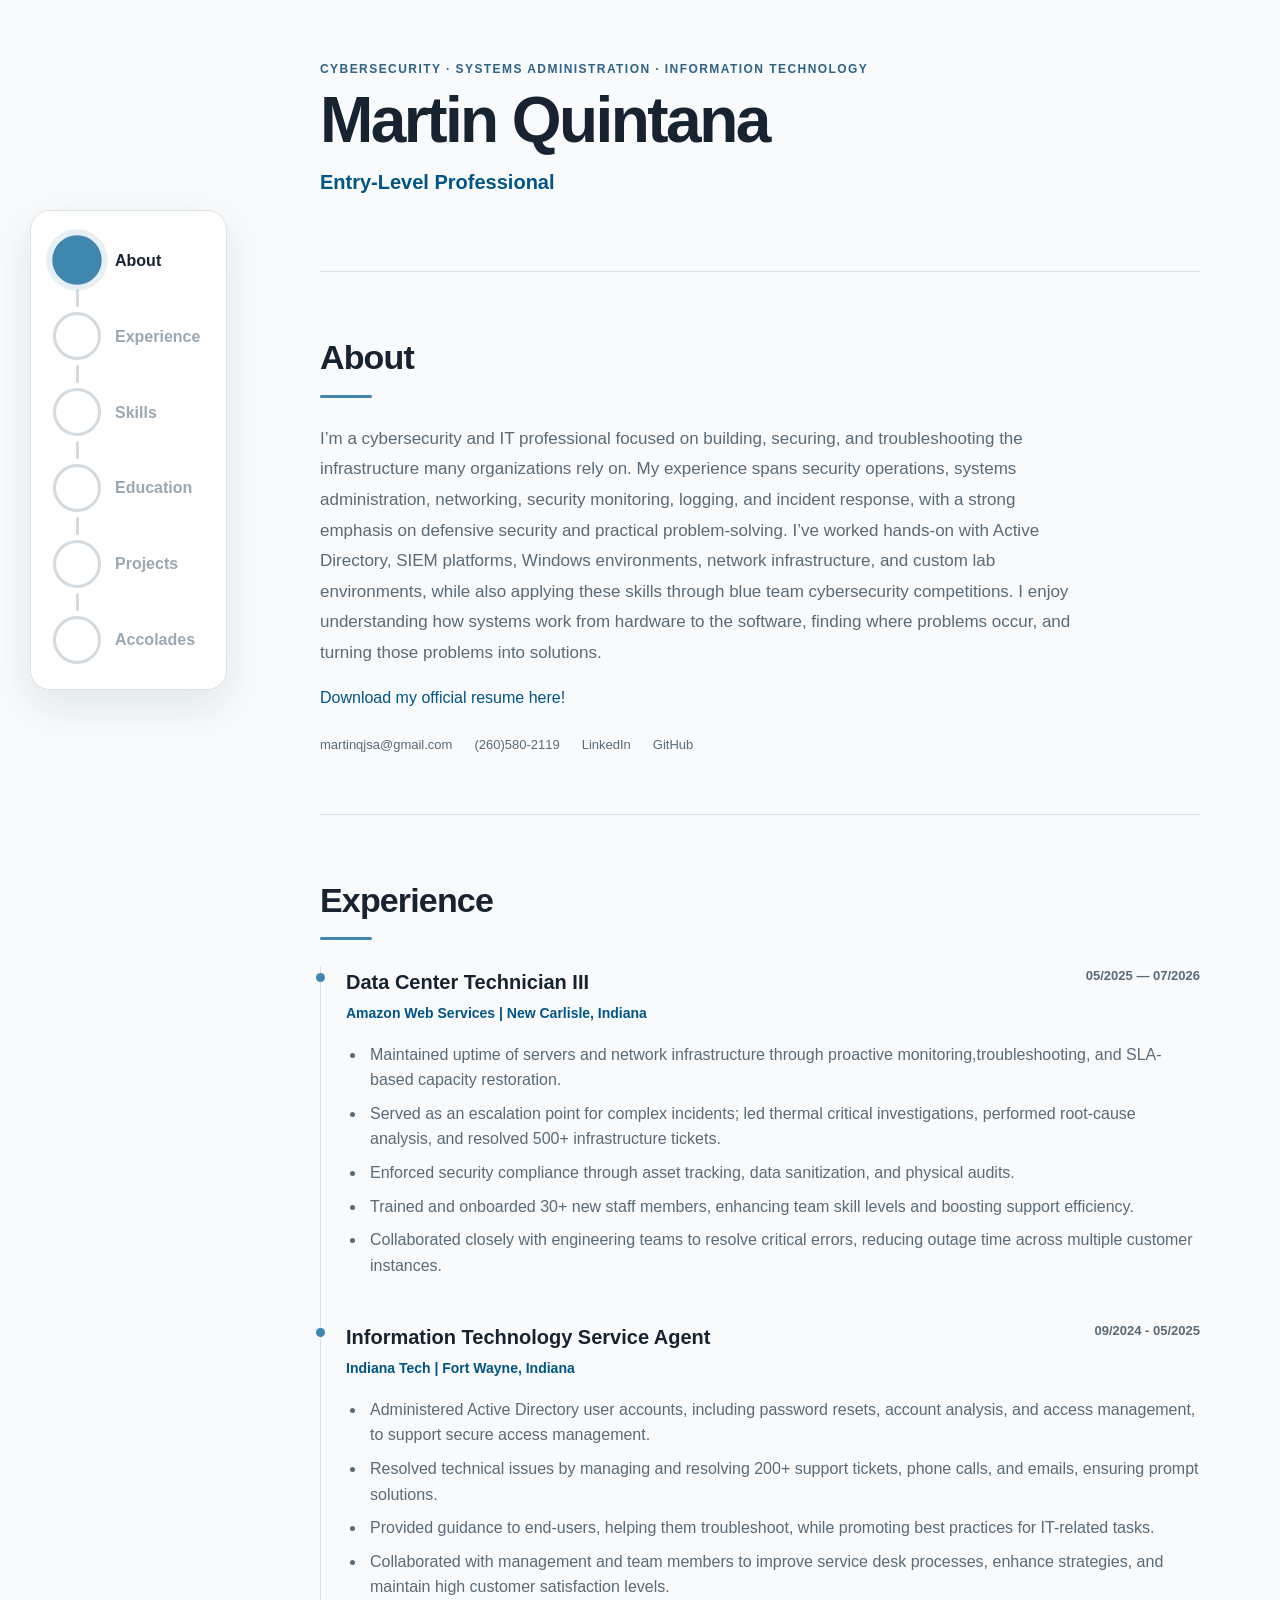
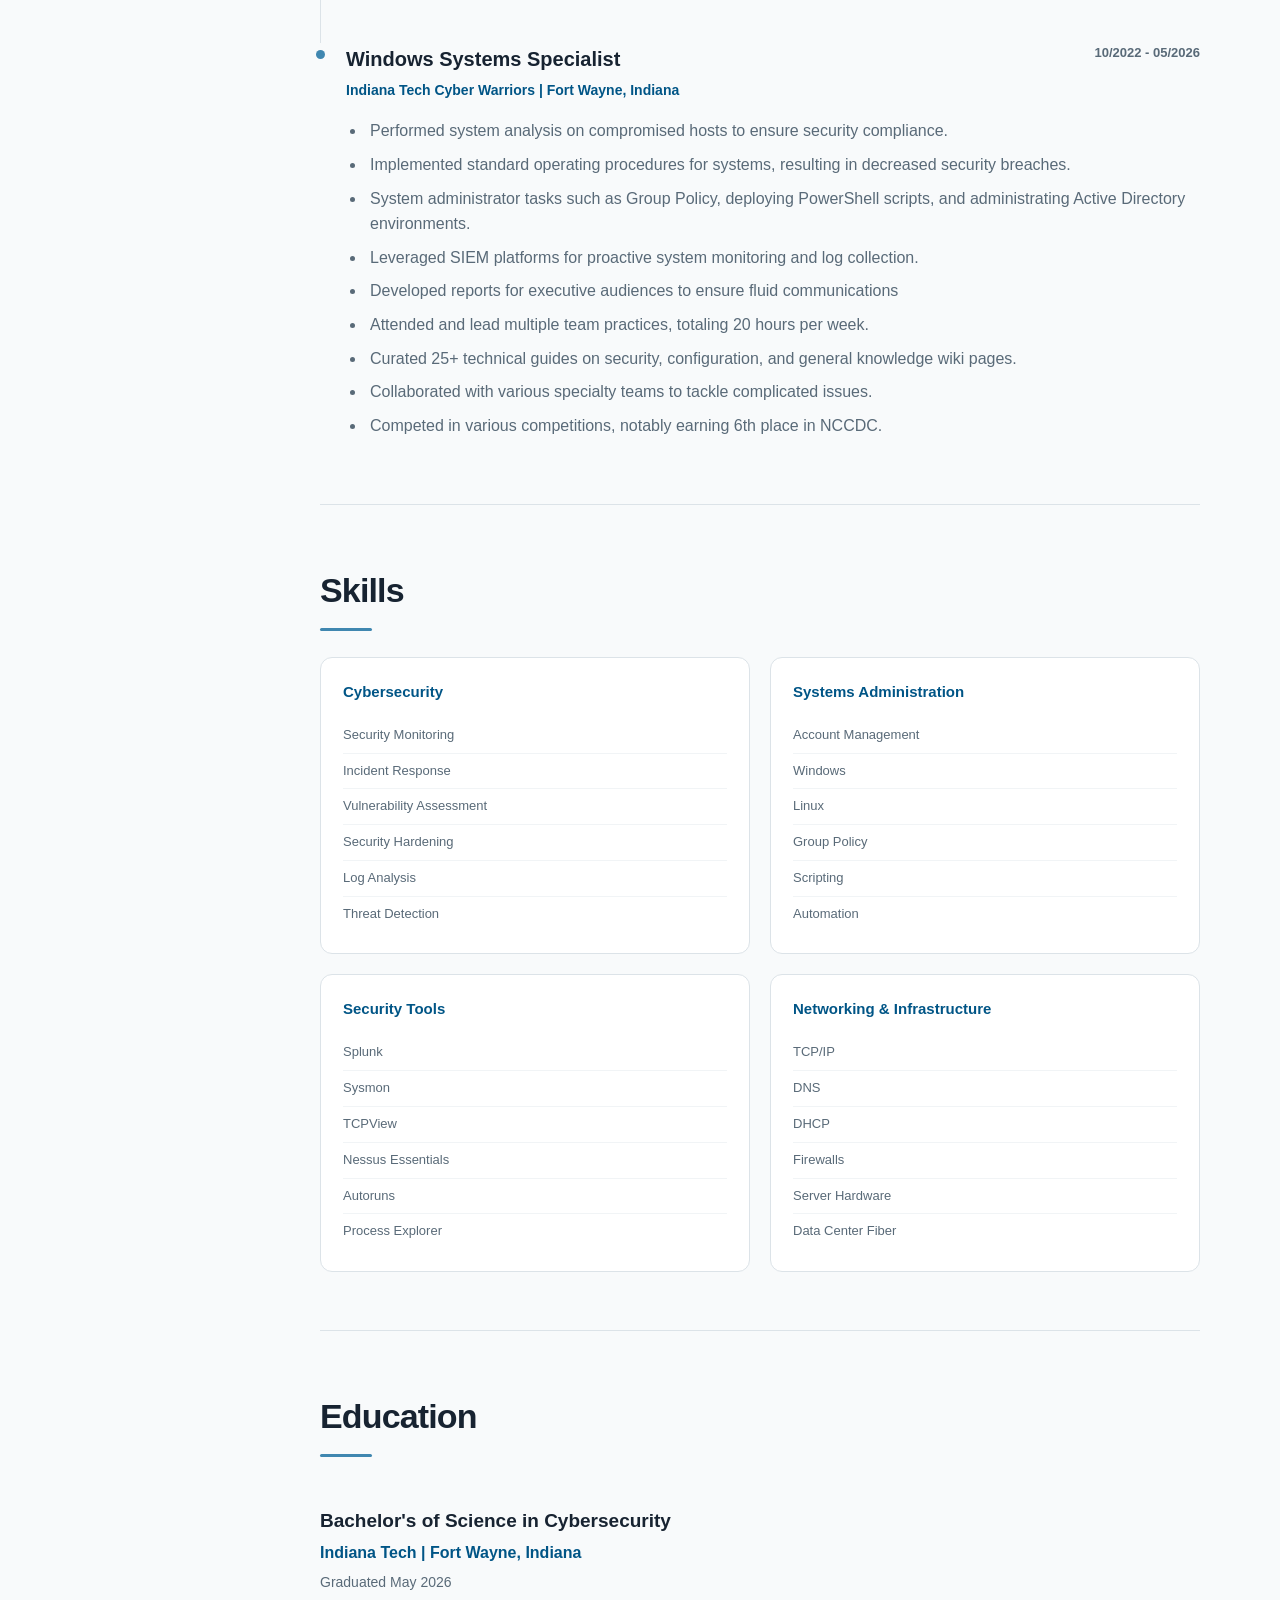
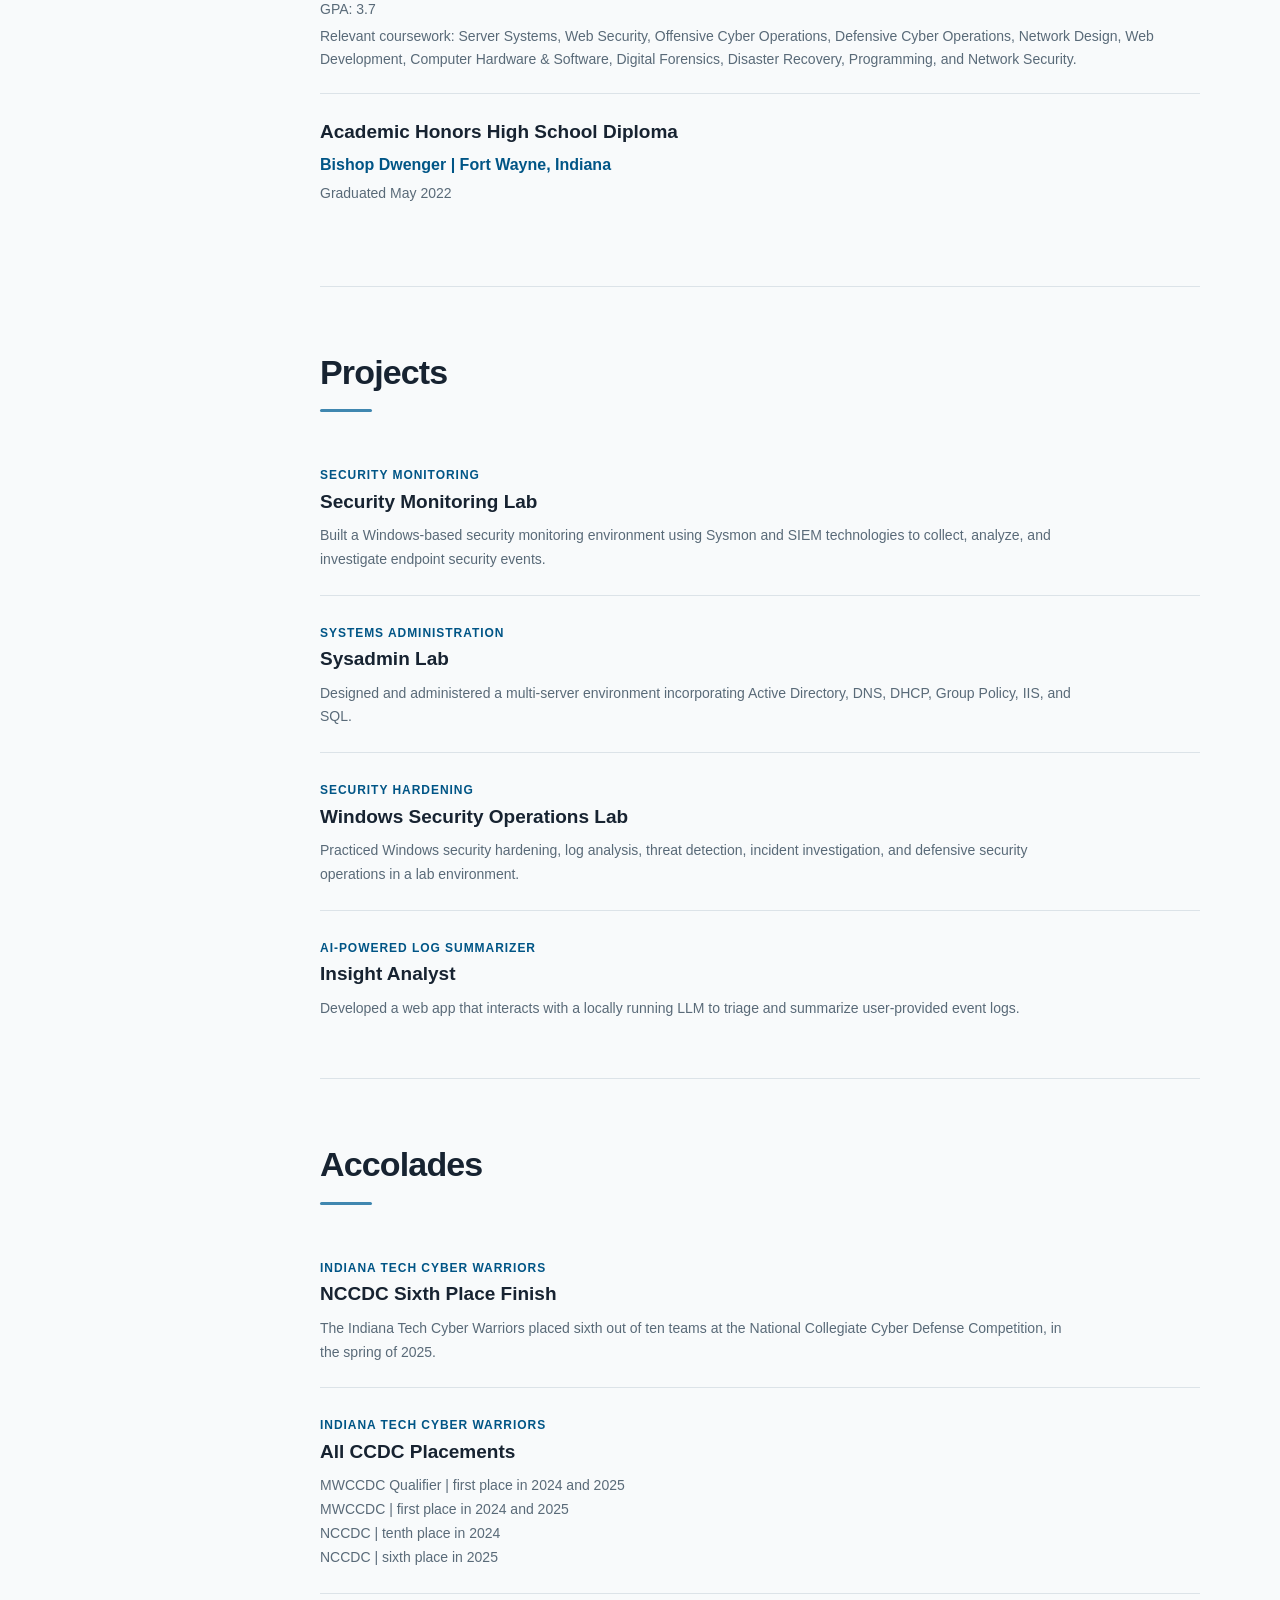
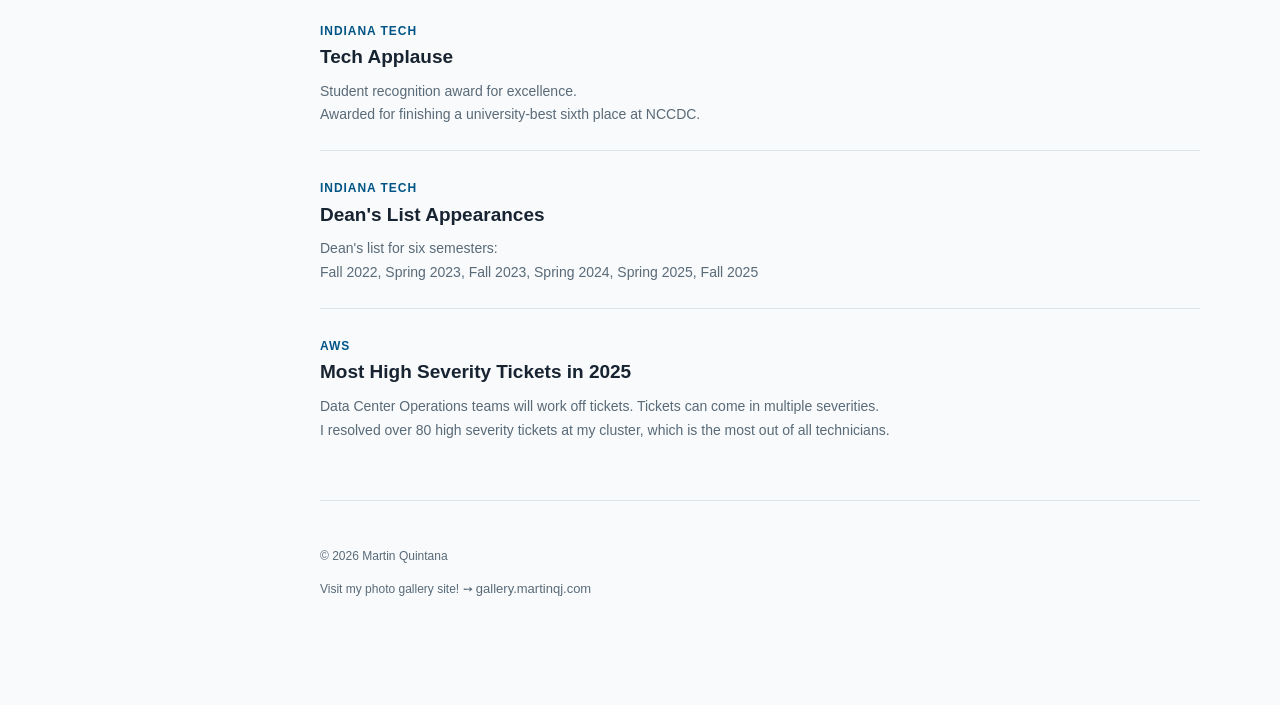
<file: index.html>
<!DOCTYPE html>
<html lang="en">
<head>
    <meta charset="UTF-8">
    <meta
        name="viewport"
        content="width=device-width, initial-scale=1.0, viewport-fit=cover"
    >
    <meta
        name="description"
        content="Professional cybersecurity and systems administration resume."
    >
    <meta name="theme-color" content="#f8fafb">

    <title>Martin Quintana | Cybersecurity Professional</title>
    
    <style>

        /* group - color palette */
        :root {
            --blue-dark: #005586;
            --blue-medium: #2e6287;
            --blue-active: #4087b0;

            --text: #172331;
            --text-secondary: #596a78;

            --gray: #9ba8b3;
            --gray-light: #d3dbe1;
            --gray-background: #f1f4f6;

            --white: #ffffff;
            --off-white: #f8fafb;

            --border: #dce3e8;

            --shadow:
                0 15px 40px rgba(0, 55, 85, 0.10);
        }


        /* group - site appearance */
        * {
            box-sizing: border-box;
        }

        html {
            scroll-behavior: smooth;
        }

        body {
            margin: 0;

            font-family:
                Inter,
                -apple-system,
                BlinkMacSystemFont,
                "Segoe UI",
                Roboto,
                Helvetica,
                Arial,
                sans-serif;

            color: var(--text);
            background: var(--off-white);

            line-height: 1.6;
        }

        a {
            color: inherit;
            text-decoration: none;
        }


        /* group - page layout */
        .page {
            min-height: 100vh;
        }

        .main-content {
            width: min(880px, calc(100% - 370px));
            margin-left: 320px;
            padding: 45px 0 60px;
        }


        /* group - floating navbar */
        .section-nav {
            position: fixed;

            left: 30px;
            top: 50%;
            bottom: auto;

            transform: translateY(-50%);

            z-index: 1000;

            width: 197px;

            padding:
                25px 22px;

            background: var(--white);

            border:
                1px solid
                var(--border);

            border-radius: 20px;

            box-shadow: var(--shadow);
        }


        .section-nav__list {
            list-style: none;

            margin: 0;
            padding: 0;
        }


        .section-nav__item {
            margin: 0;
            padding: 0;
        }


        /* group - nav link */
        .section-nav__link {
            display: flex;
            align-items: center;
            width: 100%;
            cursor: pointer;
            background: transparent;
            border: 0;
            text-align: left;
            transition: transform 180ms ease;
        }

        .section-nav__link[aria-current="true"] {
            cursor: default;
        }

        .section-nav__link:hover {
            transform: translateX(3px);
        }

        .section-nav__link:focus-visible {
            outline:
                3px solid
                rgba(64, 135, 176, 0.25);

            outline-offset: 4px;

            border-radius: 8px;
        }


        /* group - nav circles */
        .section-nav__circle {
            width: 48px;
            height: 48px;

            flex: 0 0 48px;

            display: flex;

            align-items: center;
            justify-content: center;

            border-radius: 50%;

            border:
                3px solid
                var(--gray-light);

            background:
                var(--white);

            color:
                var(--gray);

            font-size: 16px;

            font-weight: 600;

            transition:
                background 220ms ease,
                border-color 220ms ease,
                color 220ms ease,
                box-shadow 220ms ease,
                transform 220ms ease;
        }


        /* group - navbar text */
        .section-nav__content {
            margin-left: 14px;

            min-width: 0;
        }

        .section-nav__step {
            display: block;

            margin-bottom: 1px;

            color: var(--gray);

            font-size: 10px;

            font-weight: 700;

            letter-spacing: 0.14em;

            line-height: 1.2;

            text-transform: uppercase;

            transition:
                color 220ms ease;
        }

        .section-nav__title {
            display: block;

            color: var(--gray);

            font-size: 16px;

            font-weight: 600;

            line-height: 1.25;

            transition:
                color 220ms ease;
        }


        /* group - navbar design lines */
        .section-nav__connector {
            width: 3px;

            height: 18px;

            margin-top: 5px;
            margin-bottom: 5px;

            margin-left: 22.5px;

            border-radius: 3px;

            background:
                var(--gray-light);

            transition:
                background 220ms ease;
        }


        /* group - active navbar section */
        .section-nav__item.is-active
        .section-nav__circle {
            background:
                var(--blue-active);

            border-color:
                var(--blue-active);

            color:
                var(--white);

            box-shadow:
                0 0 0 6px
                rgba(64, 135, 176, 0.12);

            transform:
                scale(1.03);
        }

        .section-nav__item.is-active
        .section-nav__step {
            color:
                var(--blue-active);
        }

        .section-nav__item.is-active
        .section-nav__title {
            color:
                var(--text);
        }


        /* group - seen nav sections */
        .section-nav__item.is-read
        .section-nav__circle {
            background:
                var(--blue-dark);

            border-color:
                var(--blue-dark);

            color:
                var(--white);
        }

        .section-nav__item.is-read
        .section-nav__step {
            color:
                var(--blue-dark);
        }

        .section-nav__item.is-read
        .section-nav__title {
            color:
                var(--text);
        }


        /* group - unseen nav sections */
        .section-nav__item.is-unread
        .section-nav__circle {
            background:
                var(--white);

            border-color:
                var(--gray-light);

            color:
                var(--gray);
        }

        .section-nav__item.is-unread
        .section-nav__step {
            color:
                var(--gray);
        }

        .section-nav__item.is-unread
        .section-nav__title {
            color:
                var(--gray);
        }


        /* group - seen nav design lines */
        .section-nav__connector.is-read {
            background:
                var(--blue-dark);
        }


        /* group - header */
        .resume-header {
            padding:
                15px 0
                55px;

            border-bottom:
                1px solid
                var(--border);
        }

        .resume-header__eyebrow {
            margin:
                0 0 8px;

            color:
                var(--blue-medium);

            font-size:
                12px;

            font-weight:
                700;

            letter-spacing:
                0.12em;

            text-transform:
                uppercase;
        }

        .resume-header h1 {
            margin: 0;

            color:
                var(--text);

            font-size:
                clamp(42px, 6vw, 64px);

            font-weight:
                700;

            line-height:
                1.05;

            letter-spacing:
                -0.04em;
        }

        .resume-header__role {
            margin:
                12px 0 18px;

            color:
                var(--blue-dark);

            font-size:
                20px;

            font-weight:
                600;
        }

        /* group - contact area */
        .contact-row {
            display:
                flex;

            flex-wrap:
                wrap;

            gap:
                8px 22px;

            margin-top:
                25px;
        }

        .link-item {
            color:
                var(--text-secondary);

            font-size:
                13px;

            font-weight:
                500;
        }

        .link-item:hover {
            color:
                var(--blue-dark);
        }


        /* group - resume sections */
        .resume-section {
            padding: 58px 0;
            scroll-margin-top: 32px;
        }

        .resume-section + .resume-section {
            border-top:
                1px solid
                var(--border);
        }


        /* group - section headings */
        .section-heading {
            margin-bottom: 10px;
        }

        .section-heading h2 {
            margin: 0;

            color:
                var(--text);

            font-size:
                34px;

            font-weight:
                700;

            letter-spacing:
                -0.025em;
        }

        .section-rule {
            width: 52px;
            height: 3px;
            margin-bottom: 26px;
            background: var(--blue-active);
            border-radius: 2px;
        }


        /* group - about section */
        .about-text {
            max-width:
                760px;
        }

        .about-text p {
            margin:
                0 0 18px;

            color:
                var(--text-secondary);

            font-size:
                17px;

            line-height:
                1.8;
        }

        .about-text p:last-child {
            margin-bottom: 0;
        }


        /* group - experience section */
        .experience-item {
            position: relative;

            padding:
                0 0 35px 25px;

            border-left:
                1px solid
                var(--border);
        }

        .experience-item:last-child {
            padding-bottom: 0;

            border-left:
                1px solid
                transparent;
        }

        .experience-item::before {
            content: "";

            position: absolute;

            left: -5px;
            top: 7px;

            width: 9px;
            height: 9px;

            border-radius: 50%;

            background:
                var(--blue-active);
        }

        .experience-header {
            display:
                flex;

            justify-content:
                space-between;

            align-items:
                flex-start;

            gap:
                20px;
        }

        .experience-title {
            margin: 0;

            color:
                var(--text);

            font-size:
                20px;

            font-weight:
                700;
        }

        .experience-company {
            margin:
                4px 0 0;

            color:
                var(--blue-dark);

            font-size:
                14px;

            font-weight:
                600;
        }

        .experience-date {
            flex-shrink: 0;

            color:
                var(--text-secondary);

            font-size:
                13px;

            font-weight:
                600;

            white-space:
                nowrap;
        }

        .experience-item ul {
            margin:
                17px 0 0;

            padding-left:
                20px;

            color:
                var(--text-secondary);
        }

        .experience-item li {
            margin-bottom:
                8px;

            padding-left:
                4px;
        }


        /* group - skills section */
        .skills-grid {
            display:
                grid;

            grid-template-columns:
                repeat(2, minmax(0, 1fr));

            gap:
                20px;
        }

        .skill-group {
            padding:
                22px;

            background:
                var(--white);

            border:
                1px solid
                var(--border);

            border-radius:
                12px;
        }

        .skill-group h3 {
            margin:
                0 0 14px;

            color:
                var(--blue-dark);

            font-size:
                15px;

            font-weight:
                700;
        }

        .skill-list {
            list-style:
                none;

            margin: 0;
            padding: 0;
        }

        .skill-list li {
            padding:
                7px 0;

            color:
                var(--text-secondary);

            border-bottom:
                1px solid
                var(--gray-background);

            font-size:
                13px;
        }

        .skill-list li:last-child {
            border-bottom:
                none;
        }


        /* group - education section */
        .education-item {
            padding:
                23px 0;

            border-bottom:
                1px solid
                var(--border);
        }

        .education-item:first-child {
            padding-top: 0;
        }

        .education-item:last-child {
            border-bottom: none;
        }

        .education-degree {
            margin: 0;

            color:
                var(--text);

            font-size:
                19px;

            font-weight:
                700;
        }

        .education-school {
            margin:
                4px 0 0;

            color:
                var(--blue-dark);

            font-weight:
                600;
        }

        .education-details {
            margin:
                5px 0 0;

            color:
                var(--text-secondary);

            font-size:
                14px;
        }

        /* group - projects section */
        .project {
            padding: 23px 0;
            border-bottom: 1px solid var(--border);
        }

        .project:first-child {
            padding-top: 0;
        }

        .project:last-child {
            padding-bottom: 0;
            border-bottom: 0;
        }

        .project-type {
            margin: 0 0 5px;
            color: var(--blue-dark);
            font-size: 12px;
            font-weight: 700;
            letter-spacing: 0.08em;
            line-height: 1.3;
            text-transform: uppercase;
        }

        .project h3 {
            margin: 0 0 7px;
            color: var(--text);
            font-size: 19px;
            font-weight: 700;
        }

        .project p {
            max-width: 760px;
            margin: 0;
            color: var(--text-secondary);
            font-size: 14px;
            line-height: 1.7;
        }

        /* group - accolades section */
        .accolades {
            padding: 23px 0;
            border-bottom: 1px solid var(--border);
        }

        .accolades:first-child {
            padding-top: 0;
        }

        .accolades:last-child {
            padding-bottom: 0;
            border-bottom: 0;
        }

        .accolades-organization {
            margin: 0 0 5px;
            color: var(--blue-dark);
            font-size: 12px;
            font-weight: 700;
            letter-spacing: 0.08em;
            line-height: 1.3;
            text-transform: uppercase;
        }

        .accolades h3 {
            margin: 0 0 7px;
            color: var(--text);
            font-size: 19px;
            font-weight: 700;
        }

        .accolades p {
            max-width: 760px;
            margin: 0;
            color: var(--text-secondary);
            font-size: 14px;
            line-height: 1.7;
        }

        /* group - footer */
        .resume-footer {
            padding:
                34px 0;

            border-top:
                1px solid
                var(--border);

            color:
                var(--text-secondary);

            font-size:
                12px;
        }


        /* group - tablet compatibility */
        @media (max-width: 1050px) {
            .section-nav {
                left: 16px;
                width: 196px;
                padding: 18px 18px;
            }

            .section-nav__circle {
                width: 42px;
                height: 42px;
                flex: 0 0 42px;
            }

            .section-nav__connector {
                height: 12px;
                margin-top: 4px;
                margin-bottom: 4px;
                margin-left: 19.5px;
            }

            .section-nav__content {
                margin-left: 10px;
            }

            .section-nav__title {
                font-size: 14px;
            }

            .main-content {
                width: calc(100% - 250px);
                margin-left: 235px;
            }
        }


        /* group - desktop and tablet navbar position */
        @media (min-width: 701px) {
            .section-nav {
                top: 50%;
                bottom: auto;
                transform: translateY(-50%);
                background: var(--white);
                backdrop-filter: none;
                -webkit-backdrop-filter: none;
            }
        }


        /* group - mobile compatibility */
        @media (max-width: 700px) {

            .main-content {
                width:
                    100%;

                margin-left:
                    0;

                padding:
                    30px 22px 100px;
            }


            .resume-header {
                padding:
                    10px 0 45px;
            }


            .resume-header h1 {
                font-size:
                    clamp(38px, 12vw, 55px);
            }


            .resume-header__role {
                font-size:
                    17px;
            }


            .resume-section {
                padding: 48px 0;
                scroll-margin-top: 20px;
            }


            .skills-grid {
                grid-template-columns:
                    1fr;
            }


            .experience-header {
                flex-direction:
                    column;

                gap:
                    4px;
            }


            /* group - mobile nav */
            .section-nav {
                position: fixed;
                top: auto;
                right: 8px;
                bottom: max(8px, env(safe-area-inset-bottom));
                left: 8px;
                width: auto;
                max-width: calc(100vw - 16px);
                padding: 7px 6px;
                transform: none;
                border-radius: 12px;
                background: var(--white);
                backdrop-filter: none;
                -webkit-backdrop-filter: none;
                overflow: hidden;
            }


            .section-nav__list {
                display: flex;
                align-items: stretch;
                justify-content: space-between;
                width: 100%;
                gap: 2px;
            }


            .section-nav__item {
                flex: 1 1 0;
                min-width: 0;
            }


            .section-nav__link {
                flex-direction: column;
                justify-content: center;
                align-items: center;
                gap: 3px;
                padding: 2px 1px;
            }


            .section-nav__link:hover {
                transform: none;
            }


            .section-nav__content {
                display: block;
                margin-left: 0;
                width: 100%;
                min-width: 0;
                text-align: center;
            }


            .section-nav__step {
                display: none;
            }


            .section-nav__title {
                overflow: hidden;
                width: 100%;
                color: var(--gray);
                font-size: 10px;
                font-weight: 600;
                line-height: 1.15;
                text-overflow: ellipsis;
                white-space: nowrap;
            }


            .section-nav__circle {
                width: 28px;
                height: 28px;
                flex: 0 0 28px;
                border-width: 2px;
                font-size: 11px;
            }


            .section-nav__connector {
                display: none;
            }


            .section-heading h2 {
                font-size:
                    30px;
            }

        }

        /* group - narrow mobile nav */
        @media (max-width: 380px) {
            .section-nav {
                padding: 6px 4px;
            }

            .section-nav__title {
                font-size: 9px;
            }

            .section-nav__circle {
                width: 26px;
                height: 26px;
                flex-basis: 26px;
                font-size: 10px;
            }
        }

        @media (prefers-reduced-motion: reduce) {
            html {
                scroll-behavior: auto;
            }

            *,
            *::before,
            *::after {
                transition-duration: 0.01ms !important;
                animation-duration: 0.01ms !important;
                animation-iteration-count: 1 !important;
            }
        }

    </style>
</head>


<body>

<div class="page">


    <!-- area - navbar -->
    <nav
        class="section-nav"
        aria-label="Resume sections"
    >

        <ul class="section-nav__list">


            <!-- navigation item 1 - about -->
            <li
                class="section-nav__item is-active"
                data-nav-index="0"
            >

                <a
                    href="#about"
                    class="section-nav__link"
                >

                    <span class="section-nav__circle">
                    </span>

                    <span class="section-nav__content">

                        <span class="section-nav__step">
                        </span>

                        <span class="section-nav__title">
                            About
                        </span>

                    </span>

                </a>


                <div
                    class="section-nav__connector"
                    data-connector-index="0"
                ></div>

            </li>


            <!-- navigation item 2 - experience -->
            <li
                class="section-nav__item is-unread"
                data-nav-index="1"
            >

                <a
                    href="#experience"
                    class="section-nav__link"
                >

                    <span class="section-nav__circle">
                    </span>

                    <span class="section-nav__content">

                        <span class="section-nav__step">
                        </span>

                        <span class="section-nav__title">
                            Experience
                        </span>

                    </span>

                </a>


                <div
                    class="section-nav__connector"
                    data-connector-index="1"
                ></div>

            </li>


            <!-- navigation item 3 - skills -->
            <li
                class="section-nav__item is-unread"
                data-nav-index="2"
            >

                <a
                    href="#skills"
                    class="section-nav__link"
                >

                    <span class="section-nav__circle">
                    </span>

                    <span class="section-nav__content">

                        <span class="section-nav__step">
                        </span>

                        <span class="section-nav__title">
                            Skills
                        </span>

                    </span>

                </a>


                <div
                    class="section-nav__connector"
                    data-connector-index="2"
                ></div>

            </li>


            <!-- navigation item 4 - education -->
            <li
                class="section-nav__item is-unread"
                data-nav-index="3"
            >

                <a
                    href="#education"
                    class="section-nav__link"
                >

                    <span class="section-nav__circle" aria-hidden="true"></span>

                    <span class="section-nav__content">
                        <span class="section-nav__title">
                            Education
                        </span>
                    </span>

                </a>

                <div
                    class="section-nav__connector"
                    data-connector-index="3"
                    aria-hidden="true"
                ></div>

            </li>

            <!-- navigation item 5 - projects -->
            <li
                class="section-nav__item is-unread"
                data-nav-index="4"
            >

                <a
                    href="#projects"
                    class="section-nav__link"
                >

                    <span class="section-nav__circle" aria-hidden="true"></span>

                    <span class="section-nav__content">
                        <span class="section-nav__title">
                            Projects
                        </span>
                    </span>

                </a>

                <div
                    class="section-nav__connector"
                    data-connector-index="4"
                    aria-hidden="true"
                ></div>

            </li>

            <!-- navigation item 6 - accolades -->
            <li
                class="section-nav__item is-unread"
                data-nav-index="5"
            >

                <a
                    href="#accolades"
                    class="section-nav__link"
                >

                    <span class="section-nav__circle" aria-hidden="true"></span>

                    <span class="section-nav__content">
                        <span class="section-nav__title">
                            Accolades
                        </span>
                    </span>

                </a>

            </li>

        </ul>

    </nav>



    <!-- area - main content -->
    <main class="main-content">


        <!-- area - header -->
        <header class="resume-header">

            <p class="resume-header__eyebrow">
                Cybersecurity · Systems Administration · Information Technology
            </p>


            <h1>
                Martin Quintana
            </h1>


            <p class="resume-header__role">
                Entry-Level Professional
            </p>

        </header>



        <!-- section1 - about -->
        <section
            id="about"
            class="resume-section"
            data-nav-section="0"
        >

            <div class="section-heading">

                <h2>
                    About
                </h2>

            </div>

            <div class="section-rule"></div>


            <div class="about-text">

                <p>
                    I’m a cybersecurity and IT professional focused on building, 
                    securing, and troubleshooting the infrastructure many 
                    organizations rely on. My experience spans security operations, 
                    systems administration, networking, security monitoring, logging, and 
                    incident response, with a strong emphasis on defensive security 
                    and practical problem-solving. I’ve worked hands-on with Active 
                    Directory, SIEM platforms, Windows environments, network 
                    infrastructure, and custom lab environments, while also applying 
                    these skills through blue team cybersecurity competitions. I enjoy 
                    understanding how systems work from hardware to the software, finding 
                    where problems occur, and turning those problems into solutions. 
                </p>    

            </div>

            <p>
            <a href="MartinQuintanaResume.pdf" download="MartinQuintanaResume.pdf" 
            class="about-text" style="color:var(--blue-dark);">
                Download my official resume here!
            </a>
            </p>

            <div class="contact-row">

                <a
                    class="link-item"
                    href="mailto:martinqjsa@gmail.com"
                >
                    martinqjsa@gmail.com
                </a>

                <a
                    class="link-item"
                    href="tel:+12605802119"
                >
                    (260)580-2119
                </a>

                <a
                    class="link-item"
                    href="https://www.linkedin.com/in/martin-quintana"
                    target="_blank"
                    rel="noopener noreferrer"
                >
                    LinkedIn
                </a>

                <a
                class="link-item"
                href="https://www.github.com/Martyqqq"
                target="_blank"
                rel="noopener noreferrer"
            >
                GitHub
            </a>

            </div>

        </section>



        <!-- section2 - experience -->
        <section
            id="experience"
            class="resume-section"
            data-nav-section="1"
        >

            <div class="section-heading">

                <h2>
                    Experience
                </h2>

            </div>

            <div class="section-rule"></div>


            <article class="experience-item">

                <div class="experience-header">

                    <div>

                        <h3 class="experience-title">
                            Data Center Technician III
                        </h3>

                        <p class="experience-company">
                            Amazon Web Services | New Carlisle, Indiana
                        </p>

                    </div>

                    <span class="experience-date">
                        05/2025 — 07/2026
                    </span>

                </div>


                <ul>

                    <li>
                        Maintained uptime of servers and network infrastructure 
                        through proactive monitoring,troubleshooting, and 
                        SLA-based capacity restoration.
                    </li>

                    <li>
                        Served as an escalation point for complex incidents; 
                        led thermal critical investigations, performed root-cause
                         analysis, and resolved 500+ infrastructure tickets.
                    </li>

                    <li>
                        Enforced security compliance through asset tracking, 
                        data sanitization, and physical audits.
                    </li>

                    <li>
                        Trained and onboarded 30+ new staff members, enhancing 
                        team skill levels and boosting support efficiency.
                    </li>

                    <li>
                        Collaborated closely with engineering teams to resolve 
                        critical errors, reducing outage time across multiple 
                        customer instances.
                    </li>

                </ul>

            </article>


            <article class="experience-item">

                <div class="experience-header">

                    <div>

                        <h3 class="experience-title">
                            Information Technology Service Agent
                        </h3>

                        <p class="experience-company">
                            Indiana Tech | Fort Wayne, Indiana
                        </p>

                    </div>

                    <span class="experience-date">
                        09/2024 - 05/2025
                    </span>

                </div>


                <ul>

                    <li>
                        Administered Active Directory user accounts, 
                        including password resets, account analysis,
                        and access management, to support secure access 
                        management.
                    </li>

                    <li>
                        Resolved technical issues by managing and resolving 
                        200+ support tickets, phone calls, and emails, 
                        ensuring prompt solutions.
                    </li>

                    <li>
                        Provided guidance to end-users, helping them troubleshoot,
                         while promoting best practices for IT-related tasks.
                    </li>

                    <li>
                        Collaborated with management and team members to improve 
                        service desk processes, enhance strategies, and maintain 
                        high customer satisfaction levels.
                    </li>

                </ul>

            </article>


            <article class="experience-item">

                <div class="experience-header">

                    <div>

                        <h3 class="experience-title">
                            Windows Systems Specialist
                        </h3>

                        <p class="experience-company">
                            Indiana Tech Cyber Warriors | Fort Wayne, Indiana
                        </p>

                    </div>

                    <span class="experience-date">
                        10/2022 - 05/2026
                    </span>

                </div>


                <ul>

                    <li>
                        Performed system analysis on compromised hosts to ensure 
                        security compliance.
                    </li>

                    <li>
                        Implemented standard operating procedures for systems, 
                        resulting in decreased security breaches.
                    </li>

                    <li>
                        System administrator tasks such as Group Policy, deploying
                         PowerShell scripts, and administrating Active Directory 
                         environments.
                    </li>

                    <li>
                        Leveraged SIEM platforms for proactive system monitoring and
                         log collection.
                    </li>

                    <li>
                        Developed reports for executive audiences to ensure fluid 
                        communications
                    </li>

                    <li>
                        Attended and lead multiple team practices, totaling 20 hours
                         per week.
                    </li>

                    <li>
                        Curated 25+ technical guides on security, configuration, and
                         general knowledge wiki pages.
                    </li>

                    <li>
                        Collaborated with various specialty teams to tackle complicated
                         issues.
                    </li>

                    <li>
                        Competed in various competitions, notably earning 6th place in
                         NCCDC.
                    </li>

                </ul>

            </article>

        </section>



        <!-- section3 - skills -->
        <section
            id="skills"
            class="resume-section"
            data-nav-section="2"
        >

            <div class="section-heading">

                <h2>
                    Skills
                </h2>

            </div>

            <div class="section-rule"></div>


            <div class="skills-grid">


                <div class="skill-group">

                    <h3>
                        Cybersecurity
                    </h3>

                    <ul class="skill-list">

                        <li>Security Monitoring</li>
                        <li>Incident Response</li>
                        <li>Vulnerability Assessment</li>
                        <li>Security Hardening</li>
                        <li>Log Analysis</li>
                        <li>Threat Detection</li>

                    </ul>

                </div>


                <div class="skill-group">

                    <h3>
                        Systems Administration
                    </h3>

                    <ul class="skill-list">

                        <li>Account Management</li>
                        <li>Windows</li>
                        <li>Linux</li>
                        <li>Group Policy</li>
                        <li>Scripting</li>
                        <li>Automation</li>

                    </ul>

                </div>


                <div class="skill-group">

                    <h3>
                        Security Tools
                    </h3>

                    <ul class="skill-list">

                        <li>Splunk</li>
                        <li>Sysmon</li>
                        <li>TCPView</li>
                        <li>Nessus Essentials</li>
                        <li>Autoruns</li>
                        <li>Process Explorer</li>

                    </ul>

                </div>


                <div class="skill-group">

                    <h3>
                        Networking & Infrastructure
                    </h3>

                    <ul class="skill-list">

                        <li>TCP/IP</li>
                        <li>DNS</li>
                        <li>DHCP</li>
                        <li>Firewalls</li>
                        <li>Server Hardware</li>
                        <li>Data Center Fiber</li>

                    </ul>

                </div>

            </div>

        </section>



        <!-- section4 - education -->
        <section
            id="education"
            class="resume-section"
            data-nav-section="3"
        >

            <div class="section-heading">

                <h2>
                    Education
                </h2>

            </div>

            <div class="section-rule"></div>


            <article class="education-item">

                <h3 class="education-degree">
                    Bachelor's of Science in Cybersecurity
                </h3>

                <p class="education-school">
                    Indiana Tech | Fort Wayne, Indiana
                </p>

                <p class="education-details">
                    Graduated May 2026
                </p>

                <p class="education-details"> 
                    GPA: 3.7
                </p>  
                
                <p class="education-details"> 
                    Relevant coursework: Server Systems, Web Security, 
                    Offensive Cyber Operations, Defensive Cyber 
                    Operations, Network Design, Web Development, 
                    Computer Hardware & Software, Digital Forensics, 
                    Disaster Recovery, Programming, and Network Security.
                </p>  

            </article>

            <article class="education-item">

                <h3 class="education-degree">
                    Academic Honors High School Diploma
                </h3>

                <p class="education-school">
                    Bishop Dwenger | Fort Wayne, Indiana
                </p>

                <p class="education-details">
                    Graduated May 2022
                </p>

            </article>

        </section>


        <!-- section5 - projects -->
        <section
            id="projects"
            class="resume-section"
            data-nav-section="4"
        >

            <div class="section-heading">
                <h2>Projects</h2>
            </div>

            <div class="section-rule"></div>

            <article class="project">
                <a class="project-type">Security Monitoring</a>
                <h3>Security Monitoring Lab</h3>
                <p>
                    Built a Windows-based security monitoring environment
                    using Sysmon and SIEM technologies to collect, analyze,
                    and investigate endpoint security events.
                </p>
            </article>

            <article class="project">
                <a class="project-type">Systems Administration</a>
                <h3>Sysadmin Lab</h3>
                <p>
                    Designed and administered a multi-server
                    environment incorporating Active Directory, DNS, DHCP,
                    Group Policy, IIS, and SQL.
                </p>
            </article>

            <article class="project">
                <a class="project-type">Security Hardening</a>
                <h3>Windows Security Operations Lab</h3>
                <p>
                    Practiced Windows security hardening, log analysis, 
                    threat detection, incident investigation, and 
                    defensive security operations in a lab environment.
                </p>
            </article>

            <article class="project">
                <a class="project-type">AI-Powered Log Summarizer</a>
                <h3>Insight Analyst</h3>
                <p>
                    Developed a web app that interacts with a locally
                    running LLM to triage and summarize user-provided
                     event logs.
                </p>
            </article>

        </section>

        <!-- section6 - accolades -->
        <section
            id="accolades"
            class="resume-section"
            data-nav-section="5"
        >

            <div class="section-heading">
                <h2>Accolades</h2>
            </div>

            <div class="section-rule"></div>

            <article class="accolades">
                <a class="accolades-organization">Indiana Tech Cyber Warriors</a>
                <h3>NCCDC Sixth Place Finish</h3>
                <p>
                    The Indiana Tech Cyber Warriors placed sixth out of ten teams 
                    at the National Collegiate Cyber Defense Competition, in the 
                    spring of 2025.
                </p>
            </article>

            <article class="accolades">
                <a class="accolades-organization">Indiana Tech Cyber Warriors</a>
                <h3>All CCDC Placements</h3>
                <p>
                    MWCCDC Qualifier | first place in 2024 and 2025
                </p>
                <p>
                    MWCCDC | first place in 2024 and 2025
                </p>
                <p>
                    NCCDC | tenth place in 2024
                </p>
                <p>
                    NCCDC | sixth place in 2025
                </p>

            </article>

            <article class="accolades">
                <a class="accolades-organization">Indiana Tech</a>
                <h3>Tech Applause</h3>
                <p>
                    Student recognition award for excellence.
                </p>
                <p>
                    Awarded for finishing a university-best sixth place at NCCDC.
                </p>
            </article>

            <article class="accolades">
                <a class="accolades-organization">Indiana Tech</a>
                <h3>Dean's List Appearances</h3>
                <p>
                    Dean's list for six semesters:
                </p>
                <p>
                    Fall 2022, Spring 2023, Fall 2023, Spring 2024, Spring 2025, Fall 2025
                </p>
            </article>

            <article class="accolades">
                <a class="accolades-organization">AWS</a>
                <h3>Most High Severity Tickets in 2025</h3>
                <p>
                    Data Center Operations teams will work off tickets.
                    Tickets can come in multiple severities. 
                </p>
                <p>
                    I resolved over 80 high severity tickets at my cluster,
                    which is the most out of all technicians.
                </p>
            </article>

        </section>    
        

        <!-- area - footer -->

        <footer class="resume-footer">

            <p>
                © 2026 Martin Quintana
            </p>

            <p>
                Visit my photo gallery site! ➙ 
                <a href="https://gallery.martinqj.com" target="_blank" rel="noopener noreferrer"
                 class="link-item">gallery.martinqj.com</a>
            </p>

        </footer>

    </main>

</div>



<script>
document.addEventListener("DOMContentLoaded", () => {
    const navItems = [...document.querySelectorAll(".section-nav__item")];
    const navLinks = [...document.querySelectorAll(".section-nav__link")];
    const connectors = [...document.querySelectorAll(".section-nav__connector")];
    const sections = [...document.querySelectorAll("[data-nav-section]")];

    if (!navItems.length || !navLinks.length || !sections.length) return;

    const updateNavigation = (activeIndex) => {
        navItems.forEach((item, index) => {
            item.classList.toggle("is-active", index === activeIndex);
            item.classList.toggle("is-read", index < activeIndex);
            item.classList.toggle("is-unread", index > activeIndex);
        });

        navLinks.forEach((link, index) => {
            if (index === activeIndex) {
                link.setAttribute("aria-current", "true");
            } else {
                link.removeAttribute("aria-current");
            }
        });

        connectors.forEach((connector, index) => {
            connector.classList.toggle("is-read", activeIndex > index);
        });
    };

    const observer = new IntersectionObserver(
        (entries) => {
            const visibleSections = entries
                .filter((entry) => entry.isIntersecting)
                .sort(
                    (a, b) =>
                        a.boundingClientRect.top - b.boundingClientRect.top
                );

            if (!visibleSections.length) return;

            const activeIndex = sections.indexOf(visibleSections[0].target);

            if (activeIndex >= 0) {
                updateNavigation(activeIndex);
            }
        },
        {
            rootMargin: "-32% 0px -52% 0px",
            threshold: 0
        }
    );

    sections.forEach((section) => observer.observe(section));

    navItems.forEach((item, index) => {
        const link = item.querySelector(".section-nav__link");

        link?.addEventListener("click", () => {
            updateNavigation(index);
        });
    });

    updateNavigation(0);
});
</script>

</body>
</html>
</file>
